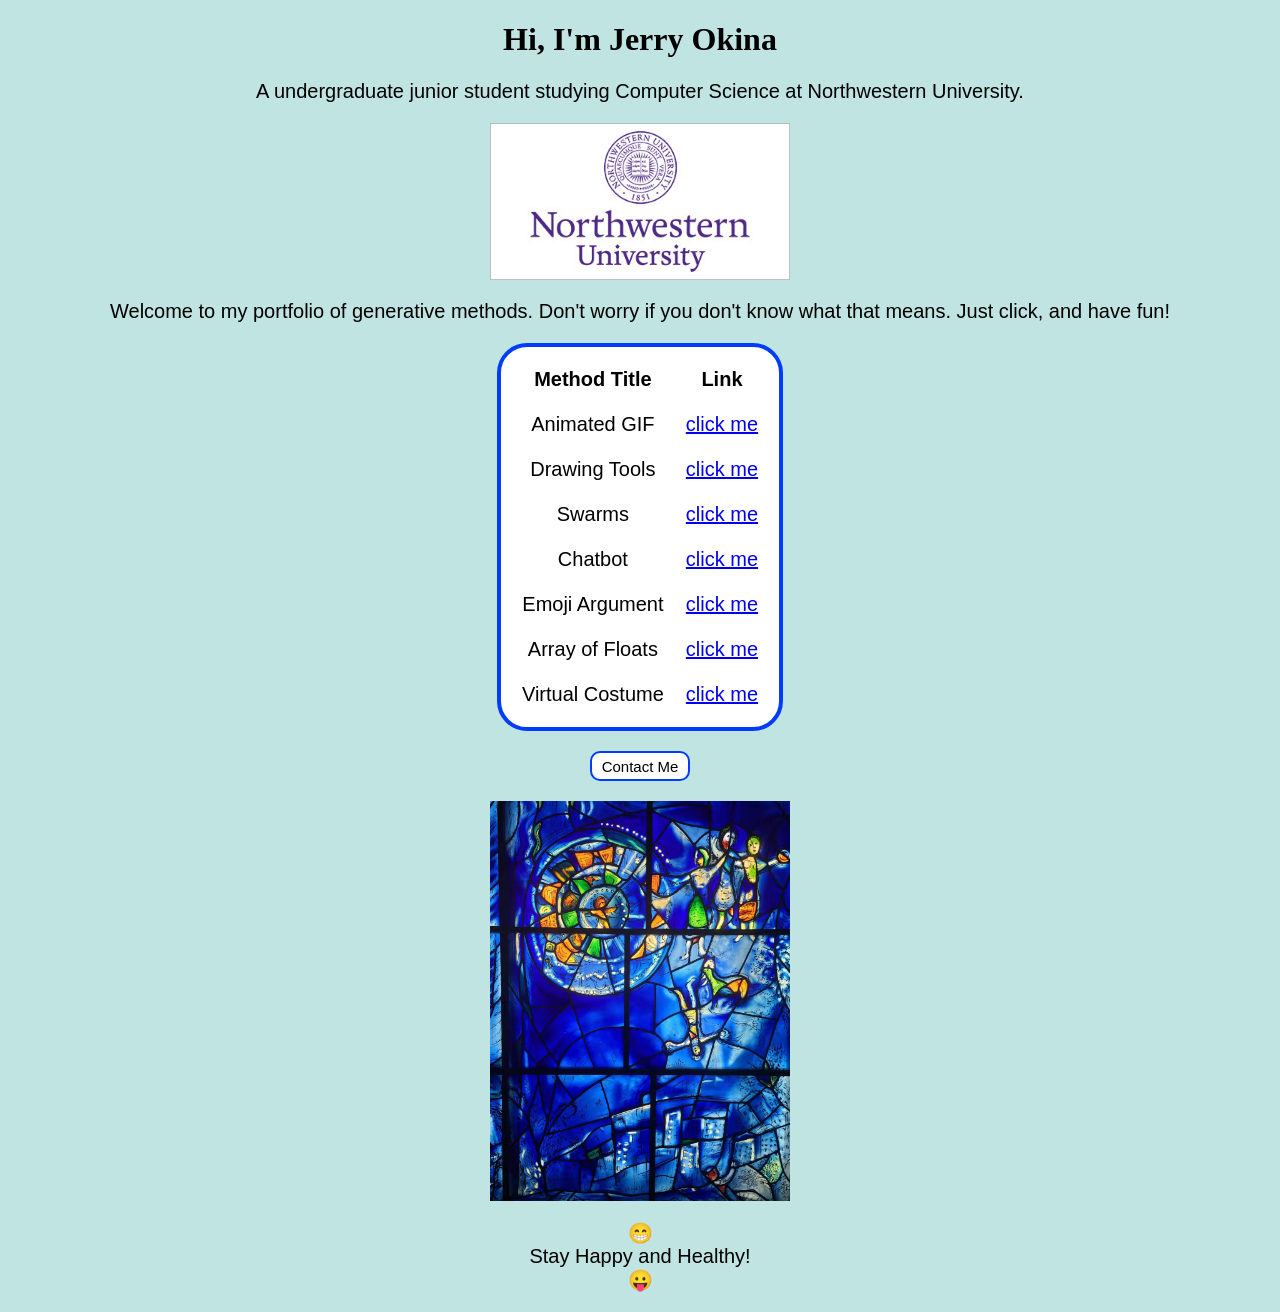
<file: index.html>
<!DOCTYPE html>
<html>
    <head>
        <meta charset="UTF-8">
        <link rel="stylesheet" href="style.css">
        <title>Exploring Computational Creativity</title>
    </head>

    <body>
        <h1>
            Hi, I'm Jerry Okina
        </h1>
        <p>
            A undergraduate junior student studying Computer Science at Northwestern University.
        </p>
        <img src="./imgs/NULogo.jpg" class="logo" alt="NULogo" />
        <p>
            Welcome to my portfolio of generative methods. Don't worry if you don't know what that means. Just click, and have fun!
        </p>

        <table class="assignment-table">
            <thead>
                <tr>
                    <th>
                        Method Title
                    </th>
                    <th>
                        Link
                    </th>
                </tr>
            </thead>
            <tbody>
                <tr>
                    <td>
                        Animated GIF
                    </td>
                    <td>
                        <!-- <a onClick="notAvailable()">click me</a> -->
                        <a href="./gifs/index.html">click me</a>
                    </td>
                </tr>
                <tr>
                    <td>
                        Drawing Tools
                    </td>
                    <td>
                        <!-- <a onClick="notAvailable()">click me</a> -->
                        <a href="./drawingtools/index.html">click me</a>
                    </td>
                </tr>
                <tr>
                    <td>
                        Swarms
                    </td>
                    <td>
                        <!-- <a onClick="notAvailable()">click me</a> -->
                        <a href="./swarms/index.html">click me</a>
                    </td>
                </tr>
                <tr>
                    <td>
                        Chatbot
                    </td>
                    <td>
                        <!-- <a onClick="notAvailable()">click me</a> -->
                        <a href="./chatbot/index.html">click me</a>
                    </td>
                </tr>
                <tr>
                    <td>
                        Emoji Argument
                    </td>
                    <td>
                        <!-- <a onClick="notAvailable()">click me</a> -->
                        <a href="./emojiargument/index.html">click me</a>
                    </td>
                </tr>
                <tr>
                    <td>
                        Array of Floats
                    </td>
                    <td>
                        <!-- <a onClick="notAvailable()">click me</a> -->
                        <a href="./arrayfloats/index.html">click me</a>
                    </td>
                </tr>
                <tr>
                    <td>
                        Virtual Costume
                    </td>
                    <td>
                        <!-- <a onClick="notAvailable()">click me</a> -->
                        <a href="./virtualcostume/index.html">click me</a>
                    </td>
                </tr>
            </tbody>
        </table>


        <!--onclick -->
        <button class="button" onClick="getContact()">Contact Me</button>

        <p id = "ShowContact" style='display: none;'>
            jjerryokina@gmail.com
        </p>

        <img src="./imgs/index1.jpg" class="photo" alt="photo1" title="Some nice art"/>

        <p>
           😁 <br /> Stay Happy and Healthy! <br /> 😛
        </p>

        <script src="index.js"></script>
    </body>

</html>
</file>
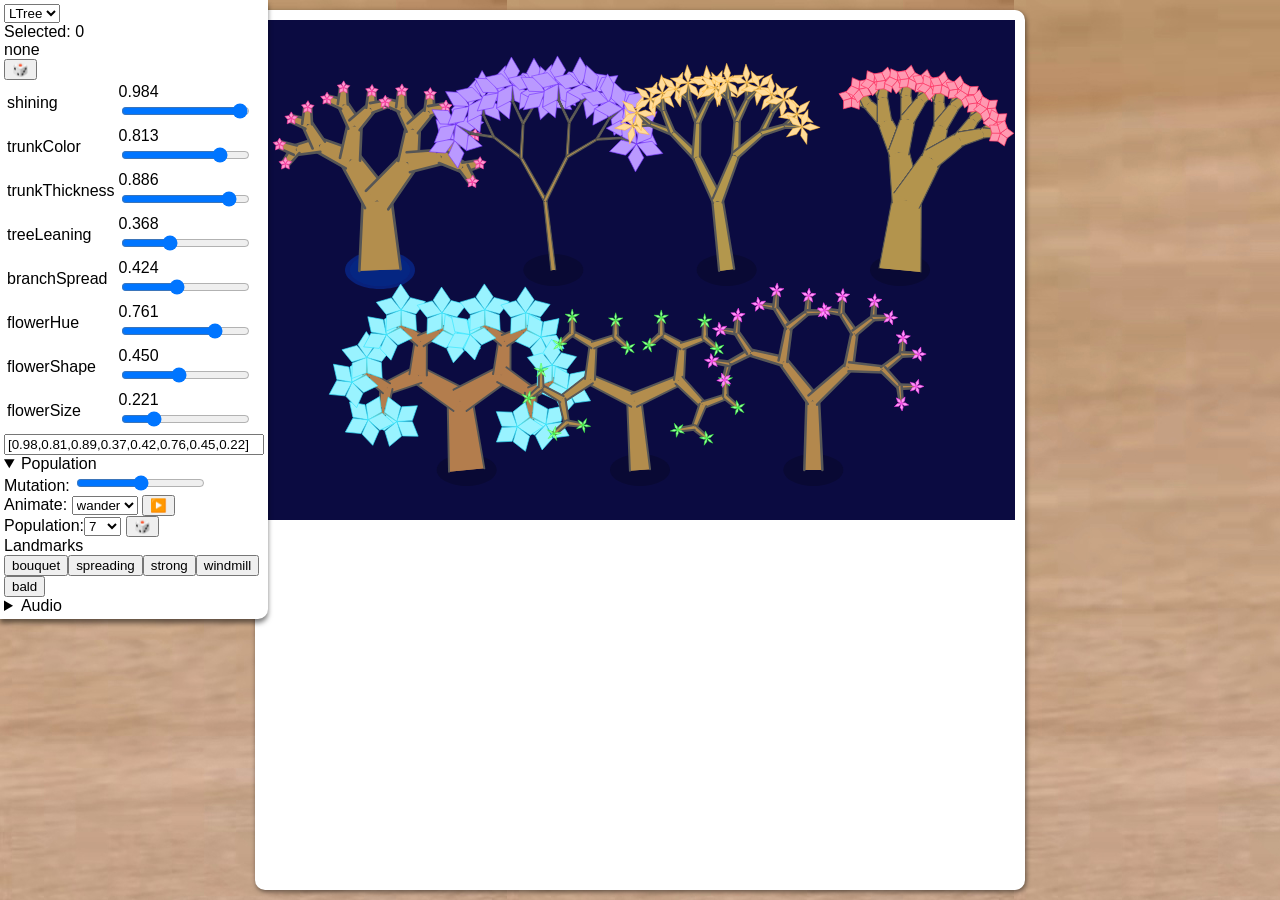
<file: arrayfloats/index.html>
<!DOCTYPE html>
<meta charset="utf-8">
<html>
	<head>

	<title>Jerry Okina - Slidertoy</title>

	<!-- Style the page -->
	<link rel="stylesheet" href="a7.css">

	<!-- Shared resources -->
	<script src="../shared/vue.js"></script>
	<script src="../shared/p5.min.js"></script>
	<script src="../shared/dancer.js"></script>

	<!-- Turn MP3s into a music visualize -->
	<script src="sound.js"></script>

	<!-- Vector library -->
	<script src="vector.js"></script>
	<script src="curve.js"></script>

	<!-- Arrays of Floats -->
	<script src="population.js"></script>
	<script src="aof.js"></script>

	<!-- Visualizations and controls for arrays of floats -->
	<script src="v-aof.js"></script>
	
	<!-- Classes for converting AoF to graphics -->
	<script src="types/type-face.js"></script>
	<script src="types/type-fish.js"></script>
	<script src="types/type-ltree.js"></script>
	<script src="types/type-rect.js"></script>
	
	<!-- Main app -->
	<script src="app.js"></script>


</head>
<body>

	

				
	<div id="main-column">
		<div id="app">

		</div>

	</div>

	<div id="control-panel">

	</div>



		

</body>
</html>
</file>
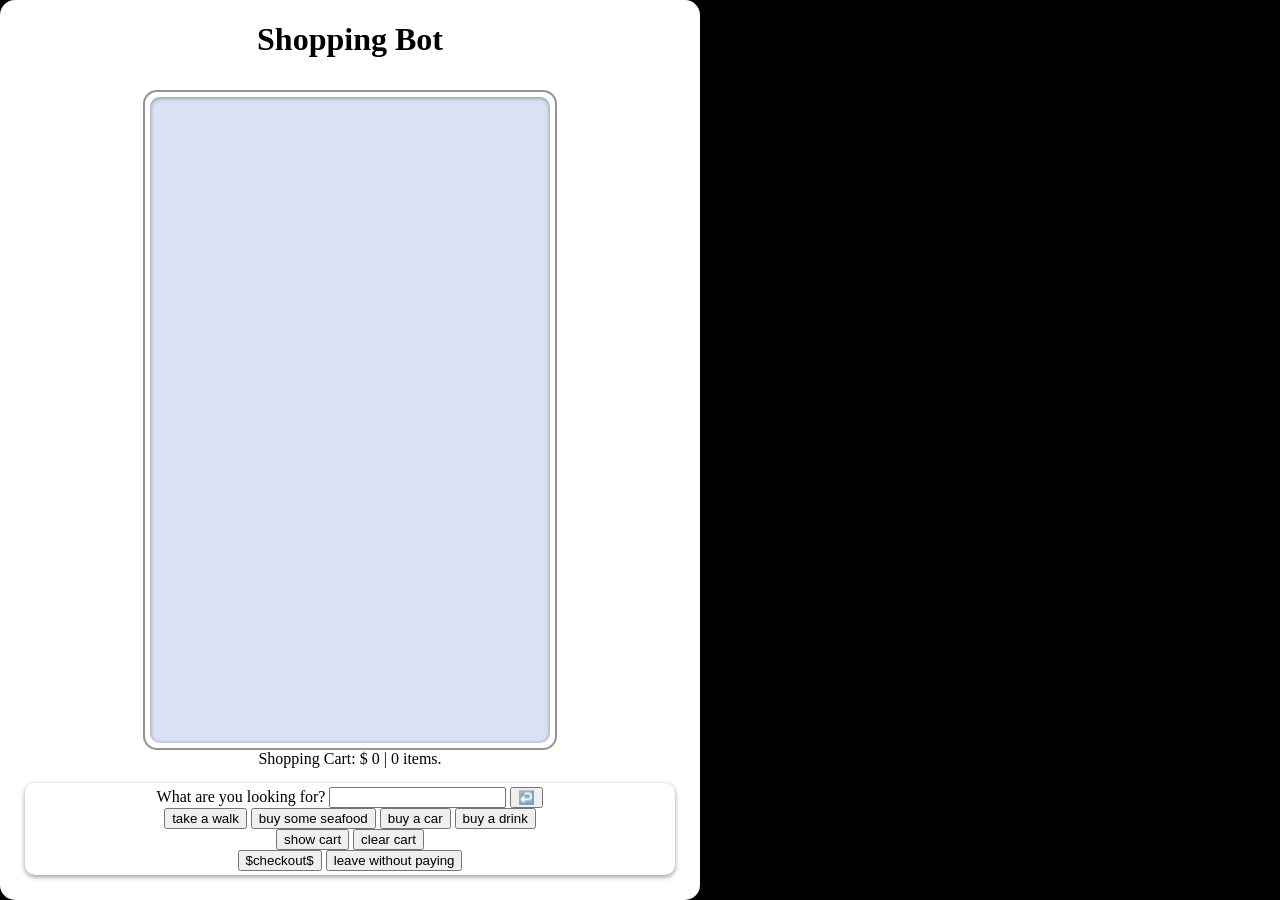
<file: chatbot/index.html>
<!DOCTYPE html>
<meta charset="utf-8">
<html>
	<head>

	<title>Jerry Okina - Chatbot</title>

	<!-- Style the chat -->
	<link rel="stylesheet" href="chat.css">

	<!-- Style the page -->
	<link rel="stylesheet" href="page.css">


	<script src="../shared/vue.js"></script>
	
	<!-- Tracery things -->
	<script src="../shared/test-grammars.js"></script>
	<script src="../shared/tracery-1.0.js"></script>
	<script src="../shared/tracery-1.0-mods-eng-basic.js"></script>

	
	<script src="v-chat.js"></script>

	<!-- add your bot code --> 
	<script src="bot.js"></script>
	<script src="grammar.js"></script>

	<!-- My app's code goes last, 
		because it needs to refer to things in the previous two JS files -->
	<script src="app.js"></script>


</head>
<body>

	<div id="main-column">
		<h1>Shopping Bot</h1>

				

		<div id="app">

		</div>

		
	</div>

</body>
</html>
</file>
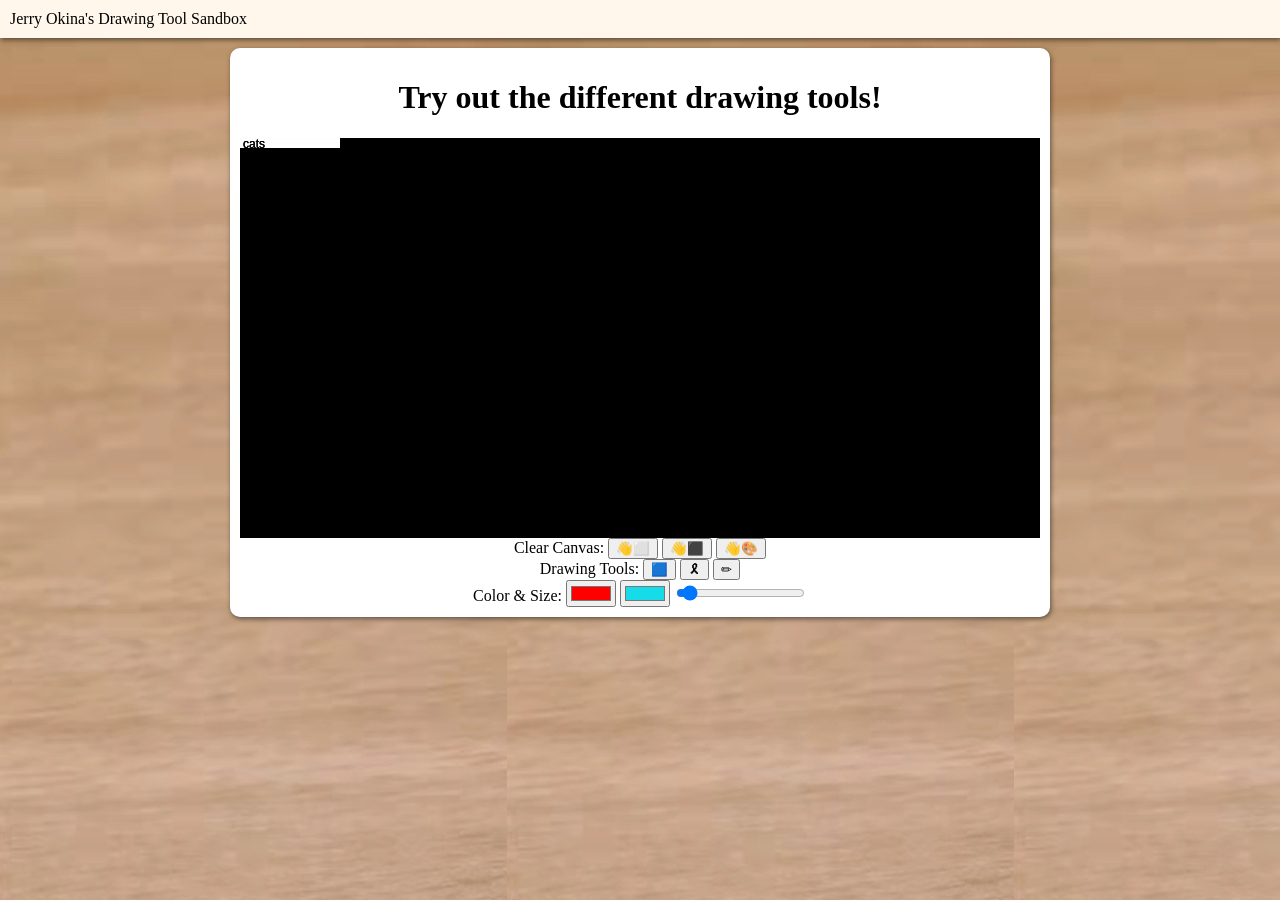
<file: drawingtools/index.html>
<!DOCTYPE html>
<meta charset="utf-8">
<html>
<head>

		<!-- <link rel="preconnect" href="https://fonts.gstatic.com">
		<link href="https://fonts.googleapis.com/css2?family=Gorditas&display=swap" rel="stylesheet">
	-->
	<title>Jerry Okina's Drawing Tool</title>
	

	<link rel="stylesheet" href="page.css">


	<link rel="preconnect" href="https://fonts.gstatic.com">
	<link rel="preconnect" href="https://fonts.gstatic.com" crossorigin>
	<link rel="preconnect" href="https://fonts.googleapis.com">
	<link rel="preconnect" href="https://fonts.gstatic.com" crossorigin>
	<link href="https://fonts.googleapis.com/css2?family=Baloo+2:wght@700&family=Comfortaa:wght@700&family=Nunito:wght@400;800&display=swap" rel="stylesheet">


	<!-- P5 Loaded from a CDN -->
	<!-- <script src="https://cdnjs.cloudflare.com/ajax/libs/p5.js/1.2.0/p5.min.js"></script> -->

	<!-- Or P5 loaded locally -->
	<script src="../shared/p5.min.js"></script>


	<script src="vector.js"></script>
	<script src="curve.js"></script>

	<!-- Implement all the tools -->
	<script src="tools.js"></script>

		<!-- My app's code goes last, 
			because it needs to refer to things in the previous two JS files -->
			<script src="app.js"></script>


		</head>
		<body>

			<header>
				<div class="title">Jerry Okina's Drawing Tool Sandbox</div>
				<div class="controls">
					
				</div>
			</header>


			<div id="main">
				<div id="main-column">
					<h1>Try out the different drawing tools!</h1>
					<div id="p5-holder">
						<!-- Processing gets installed here -->
					</div>

					<div>
						<div>
							Clear Canvas:
							<button onclick="tool.clearCanvas(tool.p)">👋⬜</button>
							<button onclick="tool.blackClearCanvas(tool.p)">👋⬛</button>
							<button onclick="tool.userClearCanvas(tool.p)">👋🎨</button>
						</div>
						<div>
							Drawing Tools:
							<button onclick="tool.mode='squares'">🟦</button>
							<button onclick="tool.mode='bezier'">🎗</button>
							<button onclick="tool.mode='pencil'">✏</button>

						</div>
						<div>
							Color & Size:
							<!-- <input type="color" id="color0" onchange="tool.color0 = hexToHSL(this.value)"> -->
							<input type="color" id="color0" onchange="tool.color0 = hexToHSL(this.value)">
							<input type="color" id="color1" onchange="tool.color1 = hexToHSL(this.value)">
							<input type="range" min="5" max="100" value="10" class="slider" onchange="tool.size = this.value*.1">
						</div>
					</div>
				</div>
			</div>


		</body>
		</html>
</file>
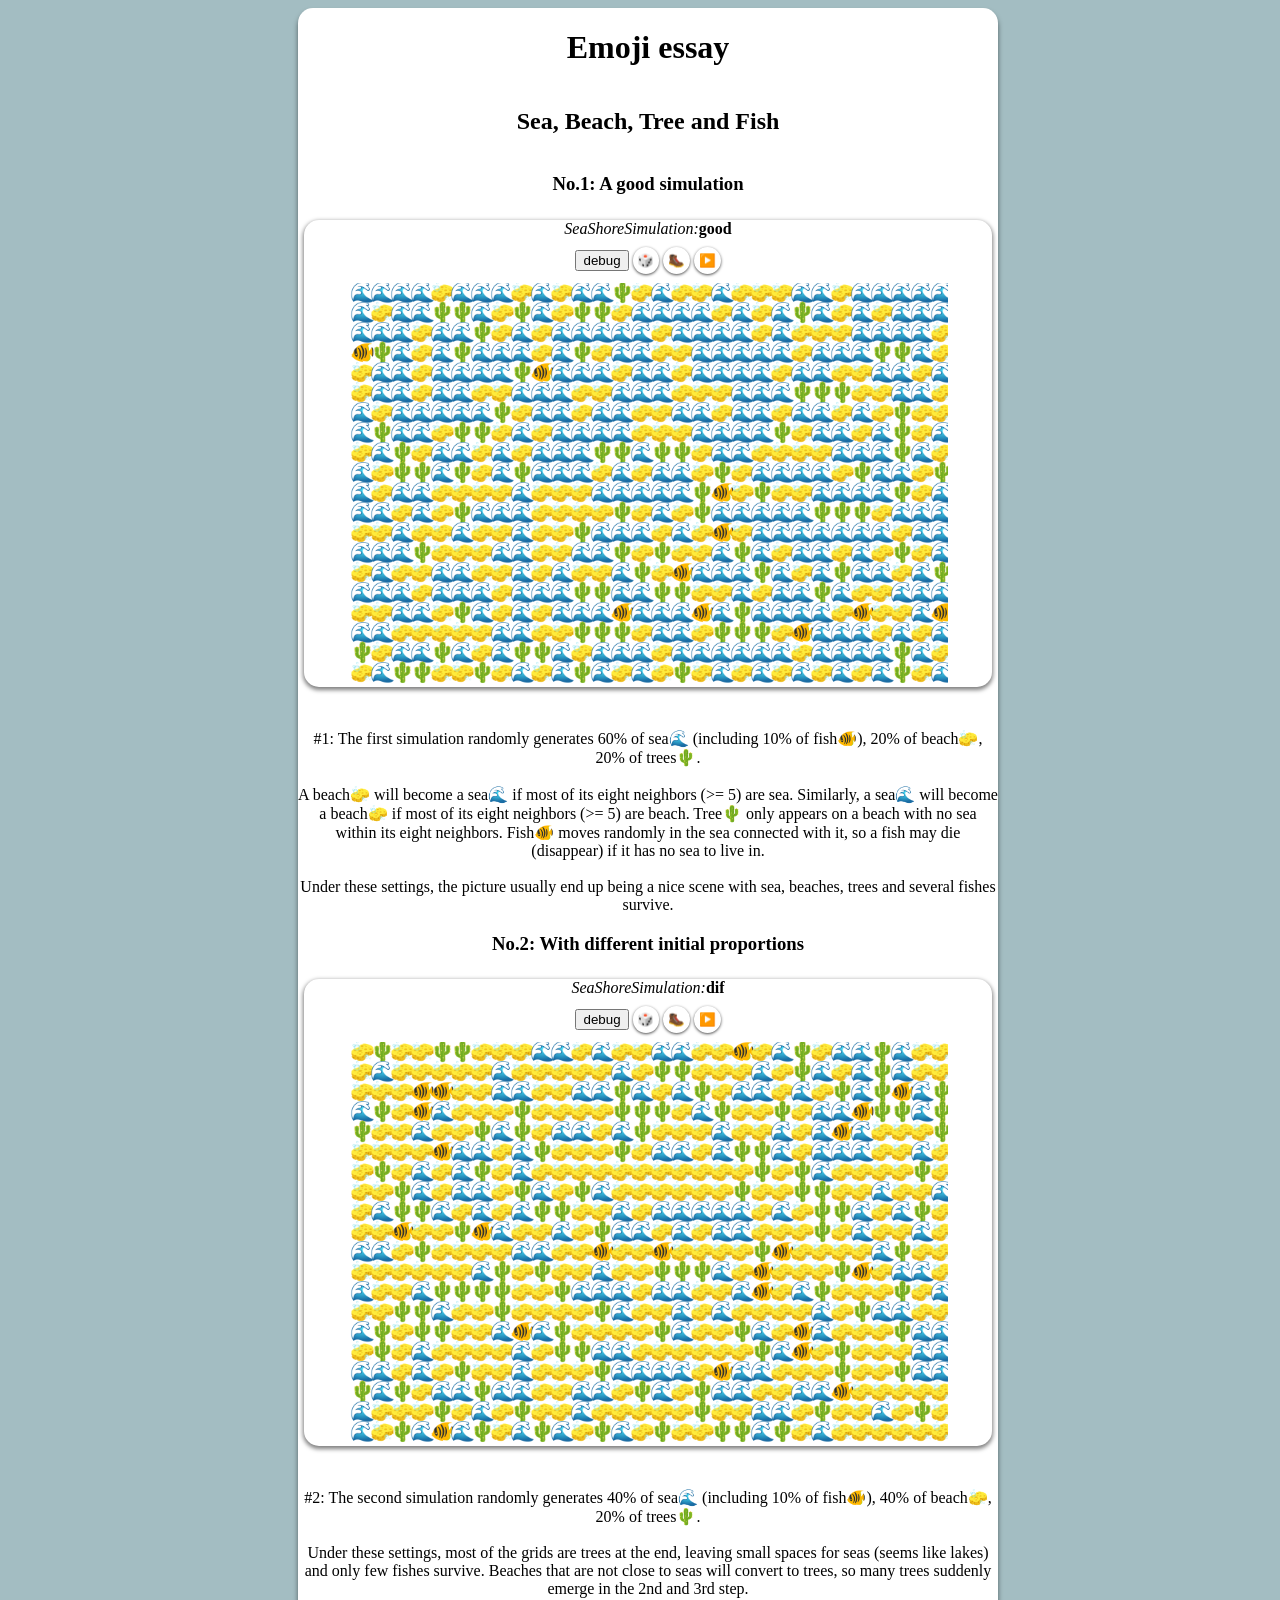
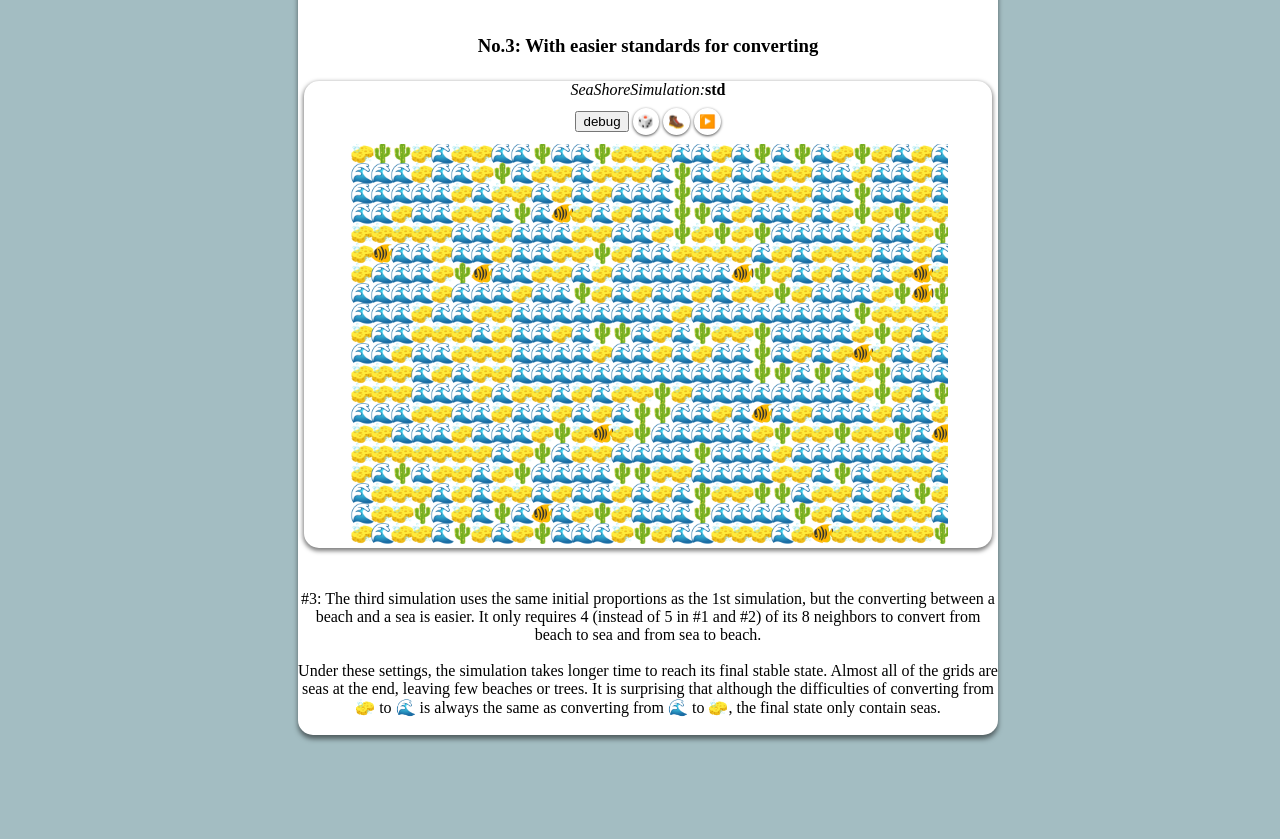
<file: emojiargument/index.html>
<!DOCTYPE html>
<meta charset="utf-8">
<html>
	<head>

	<title>Jerry Okina - Emoji essay</title>

	<!-- Style the page -->
	<link rel="stylesheet" href="page.css">


	<script src="../shared/vue.js"></script>
	<!-- <script src="../../../shared/simplex-noise.js"></script> -->


	<script src="../shared/p5.min.js"></script>



	<!-- My app's code goes last, 
		because it needs to refer to things in the previous JS files -->

	<script src="vector.js"></script>
	<script src="v-sim.js"></script>
	<script src="sim-seashore.js"></script>
	<script src="app.js"></script>


</head>
<body>

	<div id="main-column">
		<h1>Emoji essay</h1>

				

		<div id="app">

		</div>

		
	</div>

</body>
</html>
</file>
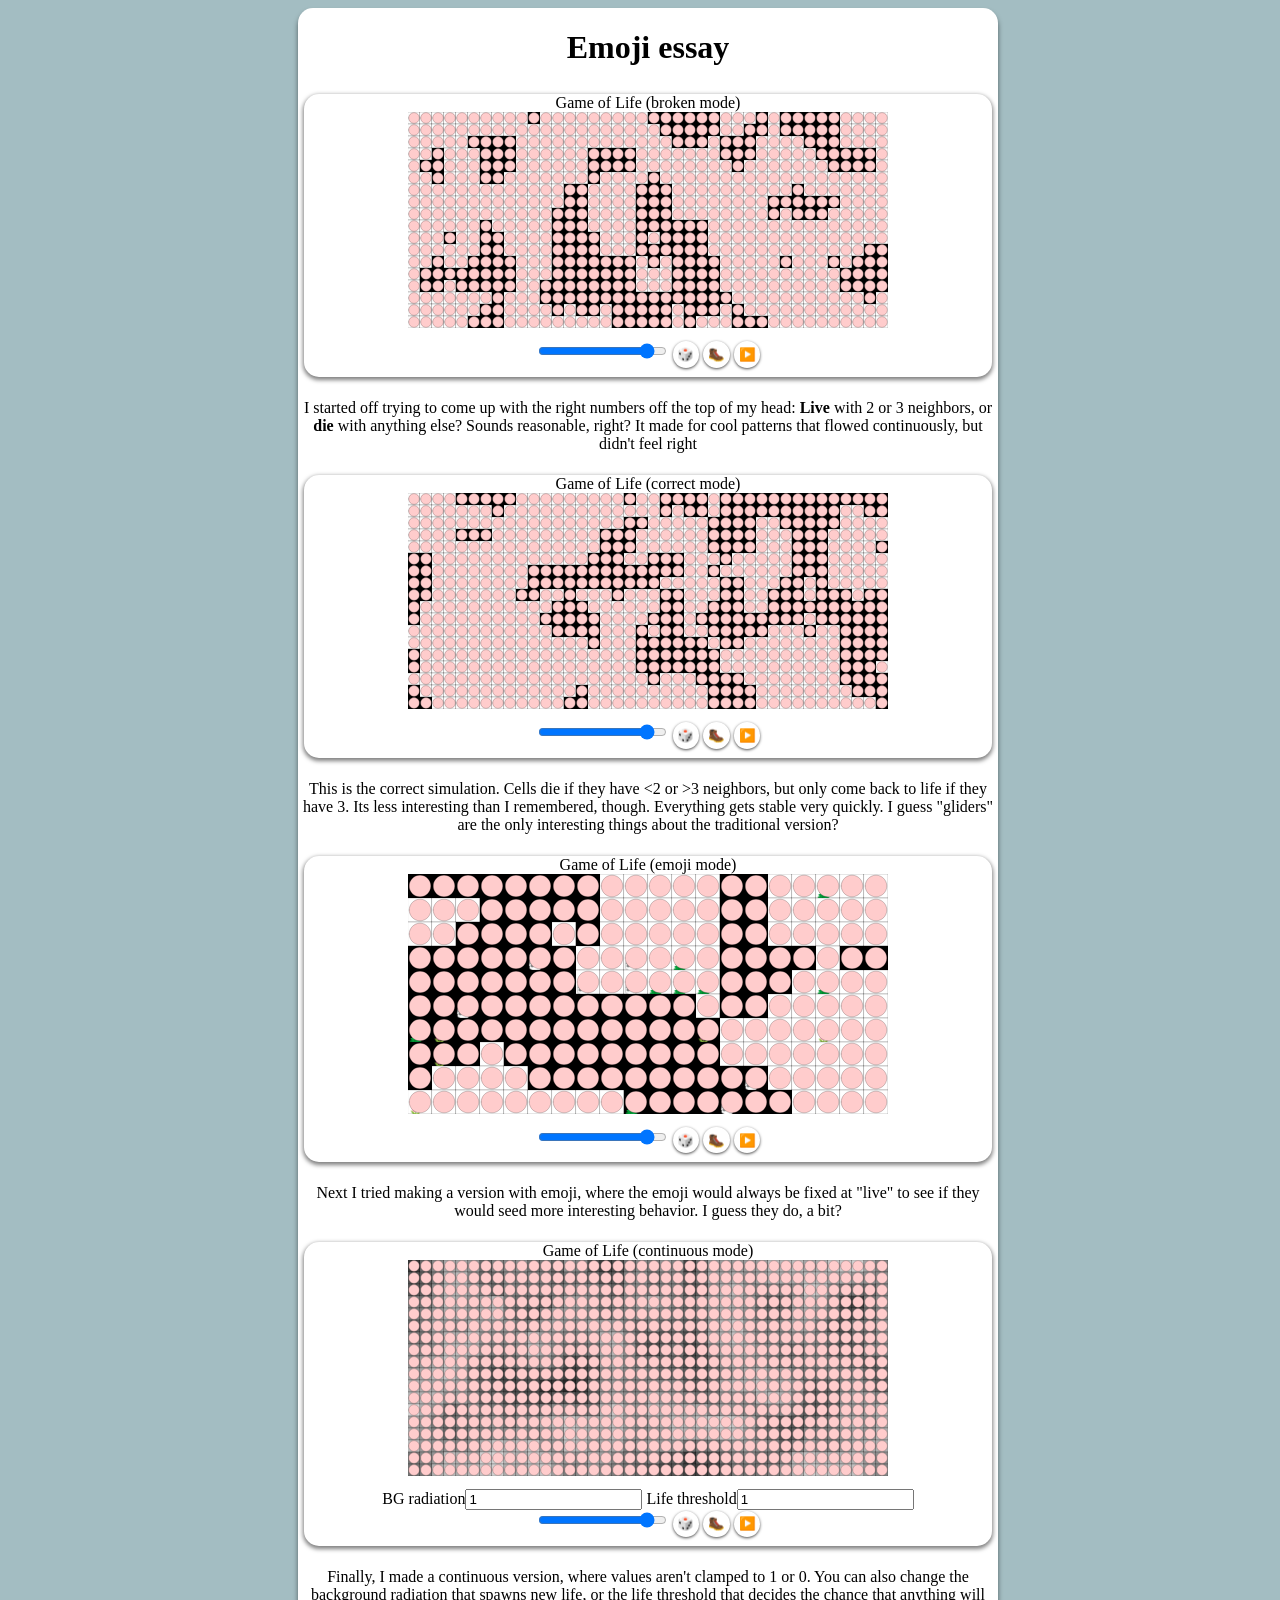
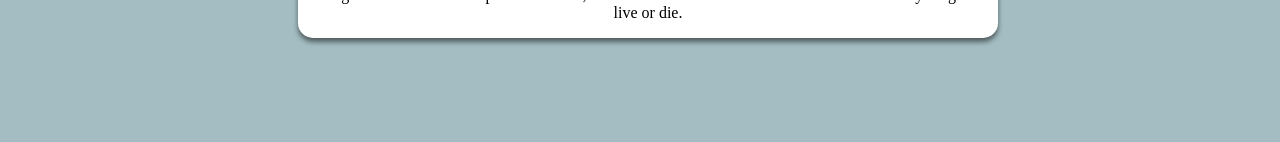
<file: emojiargument/previousVersion/index.html>
<!DOCTYPE html>
<meta charset="utf-8">
<html>
	<head>

	<title>Kate Compton - Emoji essay</title>

	<!-- Style the page -->
	<link rel="stylesheet" href="page.css">


	<script src="../../../shared/vue.js"></script>
	<!-- <script src="../../../shared/simplex-noise.js"></script> -->


	<script src="../../../shared/p5.min.js"></script>

	<!-- Vue grid components -->
	<script src="v-grid.js"></script>
	<!-- Grid class -->
	<script src="grid.js"></script>

	<!-- My app's code goes last, 
		because it needs to refer to things in the previous JS files -->

	<script src="v-sim.js"></script>
	<script src="sim.js"></script>
	<script src="app.js"></script>


</head>
<body>

	<div id="main-column">
		<h1>Emoji essay</h1>

				

		<div id="app">

		</div>

		
	</div>

</body>
</html>
</file>
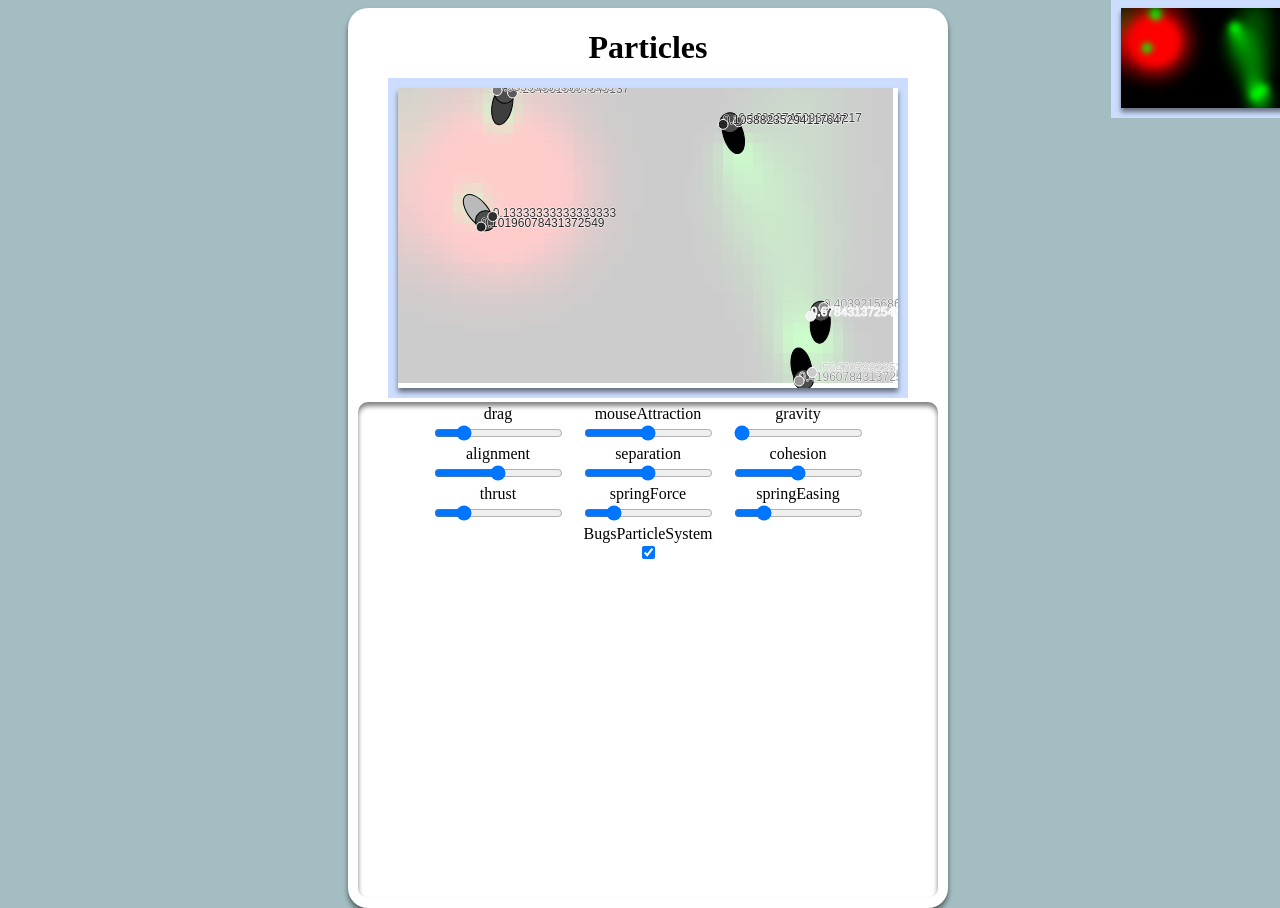
<file: swarms/old/index.html>
<!DOCTYPE html>
<meta charset="utf-8">
<html>
	<head>

		<!-- <link rel="preconnect" href="https://fonts.gstatic.com">
		<link href="https://fonts.googleapis.com/css2?family=Gorditas&display=swap" rel="stylesheet">
	-->
		<title>Kate Compton - Particles</title>
	

		<link rel="stylesheet" href="page.css">


		<!-- P5 Loaded from a CDN -->
		<!-- <script src="https://cdnjs.cloudflare.com/ajax/libs/p5.js/1.2.0/p5.min.js"></script> -->

		<!-- Or P5 loaded locally -->
		<script src="../../../shared/p5.min.js"></script>
		
		
		<script src="vector.js"></script>
		<script src="curve.js"></script>

		<!-- Create particle systems here -->
		<script src="particles-basic.js"></script>
		<script src="particles-bugs.js"></script>
		<script src="particles-boids.js"></script>
		<script src="particles-springs.js"></script>
	
		<!-- My app's code goes last, 
			because it needs to refer to things in the previous two JS files -->
		<script src="app.js"></script>


	</head>
	<body>

		<div id="main-column">
			<h1>Particles</h1>
			<div id="main">
				<!-- Processing gets installed here -->
			</div>

			<div class="controls">
				
				<div id="sliders">
					
				</div>
				<div id="toggles">
					
				</div>
			</div>
		</div>

		<div id="heatmap">
			
		</div>

	</body>
</html>
</file>
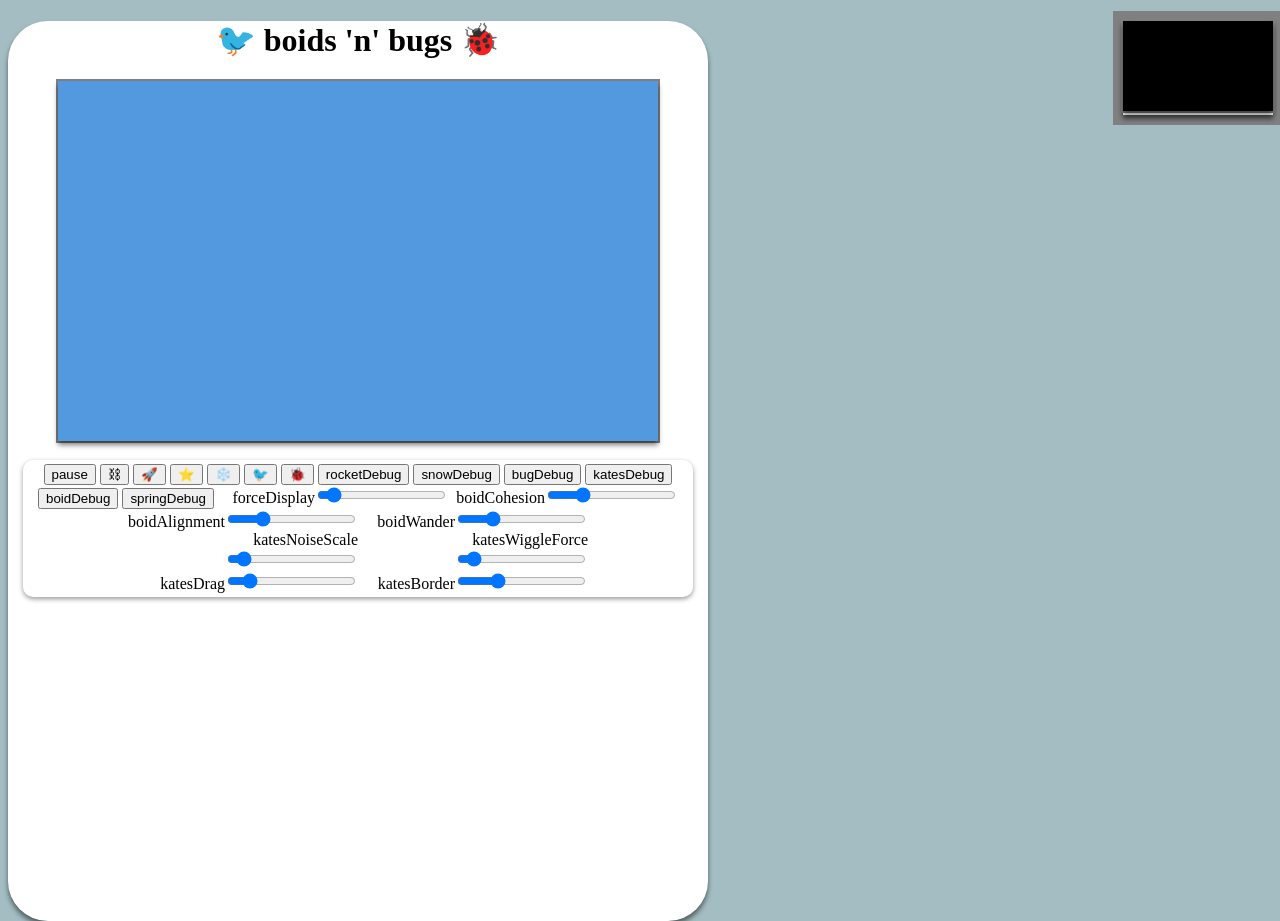
<file: swarms/old/previousVersion/index.html>
<!DOCTYPE html>
<meta charset="utf-8">
<html>
	<head>

		<!-- <link rel="preconnect" href="https://fonts.gstatic.com">
		<link href="https://fonts.googleapis.com/css2?family=Gorditas&display=swap" rel="stylesheet">
 -->
		<title>Kate Compton - Boids</title>
	

		<link rel="stylesheet" href="page.css">


	<!-- P5 Loaded from a CDN -->
	<!-- <script src="https://cdnjs.cloudflare.com/ajax/libs/p5.js/1.2.0/p5.min.js"></script> -->

	<!-- Or P5 loaded locally -->
	<script src="../../../../shared/p5.js"></script>
	
	
	<script src="vector.js"></script>

	<!-- add your particle code --> 
	<script src="boid.js"></script>
	<script src="boid-flock.js"></script>
	<script src="braitenberg.js"></script>
	<script src="lightmap.js"></script>
	<script src="katesParticle.js"></script>
	<script src="snow.js"></script>
	<script src="spring.js"></script>
	<script src="rocket.js"></script>

	<!-- My app's code goes last, 
		because it needs to refer to things in the previous two JS files -->
	<script src="app.js"></script>


</head>
<body>

	<div id="main-column">
		<h1>🐦 boids 'n' bugs 🐞</h1>

		

		<div id="main">

		</div>

		<div id="controls">
			<button onclick="paused=!paused">pause</button>
			<button onclick="drawMode='spring'">⛓</button>
			<button onclick="drawMode='rocket'">🚀</button>
			<button onclick="drawMode='kates'">⭐️</button>
			<button onclick="drawMode='snow'">❄️</button>
			<button onclick="drawMode='boid'">🐦</button>
			<button onclick="drawMode='bug'">🐞</button>
			<button onclick="FLAGS.drawRocketDebug=!FLAGS.drawRocketDebug">rocketDebug</button>
			<button onclick="FLAGS.drawSnowDebug=!FLAGS.drawSnowDebug">snowDebug</button>
			<button onclick="FLAGS.drawBugDebug=!FLAGS.drawBugDebug">bugDebug</button>
			<button onclick="FLAGS.drawKatesDebug=!FLAGS.drawKatesDebug">katesDebug</button>
			<button onclick="FLAGS.drawBoidDebug=!FLAGS.drawBoidDebug">boidDebug</button>
			<button onclick="FLAGS.drawSpringDebug=!FLAGS.drawSpringDebug">springDebug</button>
		</div>
	</div>

	<div id="lightmap">

	</div>

</body>
</html>
</file>
<file: style.css>
body {
    background-color: rgb(192, 228, 225);
}
  
h1 {
    font-family: Cambria, Cochin, Georgia, Times, 'Times New Roman', serif;
    color: rgb(0, 0, 0);
    text-align: center;
}
  
p {
    font-family:'Trebuchet MS', 'Lucida Sans Unicode', 'Lucida Grande', 'Lucida Sans', Arial, sans-serif;
    font-size: 20px;
    text-align: center;
}

.assignment-table{
    background-color: white;
    font-family:'Trebuchet MS', 'Lucida Sans Unicode', 'Lucida Grande', 'Lucida Sans', Arial, sans-serif;
    font-size: 20px;
    text-align: center;
    border:  4px solid rgb(0, 60, 255);
    border-spacing: 20px;
    border-radius: 30px;
	margin-left: auto;
	margin-right: auto;
}

.logo{
    width: 300px;
    display: table-cell;
    vertical-align: middle;
	margin: auto;
}

.button{
    background-color: white;
    display: block;
    margin-top: 20px;
    margin-bottom: 20px;
    margin-left: auto;
    margin-right: auto;
    font-family:'Trebuchet MS', 'Lucida Sans Unicode', 'Lucida Grande', 'Lucida Sans', Arial, sans-serif;
    font-size: 15px;
    border:  2px solid rgb(0, 60, 255);
    border-spacing: 10px;
    border-radius: 10px;
    width: 100px;
    height: 30px;
}
.photo{
    width: 300px;
    display: block;
	margin: auto;
}
</file>
<file: arrayfloats/a7.css>
#control-panel {
	background: white;
	width:  260px;
	position: absolute;
	top:  0px;
	left:  0px;
	padding:  4px;
	border-radius: 0px 0px 10px 0px;
	box-shadow: 0px 4px 5px rgba(0, 0, 0, .5);
}

/* Background pattern from Toptal Subtle Patterns */
html, body {
	width:  100%;
	height: 100%;
	margin: 0px;
	padding:  0px;
	font-family: 'Nunito', sans-serif;

	background-image: url("../imgs/background-1.jpg");
	background-repeat: repeat;
	display: flex;
	flex-direction: column;
}


h1, h2, h3, .title {
	font-family: 'Baloo 2', cursive;
	
	/*font-family: 'New Tegomin', serif;*/
}

header {
	padding:  10px;
	display: flex;
	flex-direction: row;
	justify-content: space-between;
	background-color: hsla(35, 100%, 96%, 1);
	box-shadow: 1px 2px 5px rgba(0, 0, 0, .5);
}

canvas {
	display: block;
}

.canvas-holder {
	margin:  4px;
	border:  3px solid white;
	box-shadow: 1px 1px 5px rgba(0, 0, 0, .3);
}

#main-column {
	height: 100%;
	max-width: 750px;
	min-width: 600px;
	padding:  10px;
margin: 10px auto;
box-shadow: 1px 2px 5px rgba(0, 0, 0, .5);


	background-color: white;
	border-radius: 10px;
	
	text-align: center;
}

.swatch {
	vertical-align: top;
	display: inline-block;
	max-width: 315px;
	text-align: center;
	border-top:  1px solid rgba(0,0, 0, .2);
}

#main {
	overflow: scroll;
	display: flex;
	flex-direction: column;
	flex: 1;
	
	
}


.mylinks {
	flex: 1;
	margin: 15px;
	border-radius: 10px;
	border: 1px dashed rgba(0, 0, 0, .4);
} 


.minigame {
	margin: 5px;
	width: 200px;
	border-radius: 10px;
	border: 1px solid hsla(150, 100%, 40%, 1);
	background-color: hsla(150, 100%, 90%, 1)
}

.log {
	overflow: hidden;
}

.log-statement {
	padding: 2px 3px;
	display: inline-block;
	margin: 4px;
	box-shadow: 0px 1px 2px black;
	background-color: hsla(150, 40%, 90%, 1);
}

.card { 
	display: inline-block;
	padding: 20px;
	box-shadow: 1px 2px 5px black;
	background-color: white;
	margin: 5px;
 }



div.polaroid {
	display: inline-block;
	padding: 20px;
	box-shadow: 1px 2px 5px rgba(0, 0, 0, .4);
	background-color: white;
	margin: 15px;
	border-radius: 10px;
}

.profile-pic img {
	border: 1px solid grey;
	width: 100px;
	transition: all 500ms cubic-bezier(0.305, 0.035, 0.450, 1.650); /* custom */


}
.profile-pic img:hover {
	width: 200px;
	border: 3px solid magenta;
}

.handwriting {
	font-family: 'Permanent Marker', cursive;
}
</file>
<file: chatbot/chat.css>
/* Styles for a basic chat app */

html,body {
	margin: 0px;
	width: 100%;
	height: 100%;
	position: relative;
	display: flex;
}



#app {
	padding: 10px;
	display: flex;
	flex-direction: row;
	flex: 1;
}

.chat-widget {
	overflow: hidden;
	margin: 0px auto;
	width: 400px;
	flex: 1;
	border-radius: 14px;
	padding: 5px;
	border: 2px solid hsla(0,0%, 30%, .6);
	display: flex;
	flex-direction: column;
}

.chat-widget>.messages {
	overflow: scroll;
	flex: 1;
	border-radius: 10px;
	box-shadow: inset 0px 1px 4px rgba(0, 0, 0, .4);
	background-color: hsla(220, 50%, 90%, 1);
}

.chat-row	 {
	align-items: flex-end;
	position: relative;
	display: flex;
	flex-direction: row-reverse;
}

.chat-owner	 {
	position: relative;
	bottom: -14px;
	margin: 3px;
	padding: 3px 6px;
	border-radius: 20px;
	vertical-align: bottom;
	background-color: hsla(120, 50%, 90%,1);
	width: 24px;
	height: 24px;
	box-shadow: 1px 2px 2px 1px rgba(0, 0, 0, .5);
}
.chat-message {
	display: inline-block;
	padding: 3px 6px;
	margin: 4px;
	border-radius: 20px 20px 0px 20px;
	border: 2px solid hsla(0,0%, 30%, .4);
	background: white;
	
}


.chat-row.self {
	flex-direction: row;
}
.chat-row.self .chat-message {
	border-radius: 20px 20px 20px 0px;
}

.chat-row.chat-msg-alert {
	color: hsla(0, 100%, 50%, 1);
	justify-content: space-around;
}

.chat-row.chat-msg-alert .chat-message {
	border: none;
	border-radius: 10px;
	background-color: hsla(0, 100%, 90%, 1);
	
}




.chat-widget>.controls {
	
	height: 40px;
}
</file>
<file: chatbot/page.css>
body,html {
	position: relative;
	width: 100%;
	height:100%;
}

body {
  background-color: rgb(0, 0, 0);
}

h1,h2,h3 {
	font-family: 'Gorditas', cursive;
}


#controls {
	margin: 15px;
	padding: 4px;
	box-shadow: 0px 2px 5px rgba(0, 0, 0, .4);
	border-radius: 10px;
}



canvas {
	width: 100%;
	height: 100%;
	/*border: 20px solid hsla(220, 100%, 90%, 1);*/
	box-shadow: 0px 4px 5px rgba(0, 0, 0, .5), 0px 0px 0px 2px hsla(220, 0%, 50%, 1);
	
}

#traces {
	background-color: hsla(180, 10%, 60%, 1);
	box-shadow: inset 0px 1px 1px rgba(0, 0, 0, .5);
	border-radius: 10px;
	position: relative;
	overflow: scroll;
}

.trace {
	padding: 2px 4px;
	border-radius: 10px;
	margin: 5px;
	background-color: white;
	box-shadow: 0px 1px 1px rgba(0, 0, 0, .5);

}


#app {
	overflow: hidden;
	display: flex;
	flex:1;
	flex-direction: column;
}

#main-column {
	border-radius: 15px;
	background-color: white;
	box-shadow: 0px 4px 5px rgba(0, 0, 0, .5);
	width: 700px;
	height: 100%;
	display: flex;
	flex-direction: column;
	position: relative;
	text-align: center;
	/*margin: 0px auto;*/
	

}
</file>
<file: drawingtools/page.css>
/* Background pattern from Toptal Subtle Patterns */
html, body {
	width:  100%;
	height: 100%;
	margin: 0px;
	padding:  0px;
	font-family:Cambria, Cochin, Georgia, Times, 'Times New Roman', serif;

	background-image: url("background-1.jpg");
	background-repeat: repeat;
	display: flex;
	flex-direction: column;
}


h1, h2, h3, .title {
	font-family: Cambria, Cochin, Georgia, Times, 'Times New Roman', serif;
	
	/*font-family: 'New Tegomin', serif;*/
}

header {
	padding:  10px;
	display: flex;
	flex-direction: row;
	justify-content: space-between;
	background-color: hsla(35, 100%, 96%, 1);
	box-shadow: 1px 2px 5px rgba(0, 0, 0, .5);
}

canvas {
	display: block;
}

.canvas-holder {
	margin:  4px;
	border:  3px solid white;
	box-shadow: 1px 1px 5px rgba(0, 0, 0, .3);
}

#main-column {
	padding:  10px;
margin: 10px auto;
box-shadow: 1px 2px 5px rgba(0, 0, 0, .5);


	background-color: white;
	border-radius: 10px;
	
	text-align: center;
}

.swatch {
	vertical-align: top;
	display: inline-block;
	max-width: 315px;
	text-align: center;
	border-top:  1px solid rgba(0,0, 0, .2);
}

#main {
	overflow: scroll;
	display: flex;
	flex-direction: column;
	flex: 1;
	
	
}


.mylinks {
	flex: 1;
	margin: 15px;
	border-radius: 10px;
	border: 1px dashed rgba(0, 0, 0, .4);
} 


.minigame {
	margin: 5px;
	width: 200px;
	border-radius: 10px;
	border: 1px solid hsla(150, 100%, 40%, 1);
	background-color: hsla(150, 100%, 90%, 1)
}

.log {
	overflow: hidden;
}

.log-statement {
	padding: 2px 3px;
	display: inline-block;
	margin: 4px;
	box-shadow: 0px 1px 2px black;
	background-color: hsla(150, 40%, 90%, 1);
}

.card { 
	display: inline-block;
	padding: 20px;
	box-shadow: 1px 2px 5px black;
	background-color: white;
	margin: 5px;
 }



div.polaroid {
	display: inline-block;
	padding: 20px;
	box-shadow: 1px 2px 5px rgba(0, 0, 0, .4);
	background-color: white;
	margin: 15px;
	border-radius: 10px;
}

.profile-pic img {
	border: 1px solid grey;
	width: 100px;
	transition: all 500ms cubic-bezier(0.305, 0.035, 0.450, 1.650); /* custom */


}
.profile-pic img:hover {
	width: 200px;
	border: 3px solid magenta;
}

.handwriting {
	font-family: Cambria, Cochin, Georgia, Times, 'Times New Roman', serif;
}

table, th, td {
	border: 1px solid black;
	border-collapse: collapse;
}
</file>
<file: emojiargument/page.css>
body,html {
	position: relative;
	width: 100%;
	height:100%;
}

body {
  background-color: hsla(190, 20%, 70%, 1);
}

h1,h2,h3 {
	font-family: 'Gorditas', sanserif;
}



#app {
	overflow: hidden;
	display: flex;
	flex:1;
	flex-direction: column;
	
}


#main-column {
	margin: 0px auto;
	border-radius: 15px;
	background-color: white;
	box-shadow: 0px 4px 5px rgba(0, 0, 0, .5);
	width: 700px;
	
	display: flex;
	flex-direction: column;
	position: relative;
	text-align: center;
}

.simulation {
	margin: 6px;
	border-radius: 15px;
	background-color: white;
	box-shadow: 0px 2px 4px 1px rgba(0, 0, 0, .5);

}

.emoji-button {
	text-align: center;
	width: 2em;
	height: 2em;
	border-width: 0px;
	border-radius: 10em;
	padding: 0px;
	background-color: white;
	box-shadow: 0px 1px 3px rgba(0, 0, 0, .7);
}
/* The button when pressed */
.emoji-button:active {
	box-shadow: inset 0px 1px 2px rgba(0, 0, 0, .5);
}

.emoji-button.toggled {
	background-color: grey;
}

.controls {

	margin: 5px;
	padding: 4px;
	
}


table {
	margin: 0px auto;
	table-layout: fixed;
	border-collapse: collapse;
    border-spacing: 0;
}

.cell {
	border: 1px solid hsla(0, 0%, 0%, .2);
	text-align: center;
	position: relative;
	overflow: hidden;
	background-color: green;
	padding: 0px;
	margin: 0px;
	width: 2em;
	height:  2em;

}

.cell-overlay {
	position: absolute;
	left: 0px;
	top: 0px;
	width: 100%;
	height: 100%;
}
</file>
<file: emojiargument/previousVersion/page.css>
body,html {
	position: relative;
	width: 100%;
	height:100%;
}

body {
  background-color: hsla(190, 20%, 70%, 1);
}

h1,h2,h3 {
	font-family: 'Gorditas', sanserif;
}



#app {
	overflow: hidden;
	display: flex;
	flex:1;
	flex-direction: column;
}


#main-column {
	margin: 0px auto;
	border-radius: 15px;
	background-color: white;
	box-shadow: 0px 4px 5px rgba(0, 0, 0, .5);
	width: 700px;
	
	display: flex;
	flex-direction: column;
	position: relative;
	text-align: center;
}

.simulation {
	margin: 6px;
	border-radius: 15px;
	background-color: white;
	box-shadow: 0px 2px 4px 1px rgba(0, 0, 0, .5);
}

.emoji-button {
	text-align: center;
	width: 2em;
	height: 2em;
	border-width: 0px;
	border-radius: 10em;
	padding: 0px;
	background-color: white;
	box-shadow: 0px 1px 3px rgba(0, 0, 0, .7);
}
/* The button when pressed */
.emoji-button:active {
	box-shadow: inset 0px 1px 2px rgba(0, 0, 0, .5);
}

.emoji-button.toggled {
	background-color: grey;
}

.controls {

	margin: 5px;
	padding: 4px;
	
}


table {
	margin: 0px auto;
	table-layout: fixed;
	border-collapse: collapse;
    border-spacing: 0;
}

.cell {
	border: 1px solid hsla(0, 0%, 0%, .2);
	text-align: center;
	position: relative;
	overflow: hidden;
	background-color: green;
	padding: 0px;
	margin: 0px;
	width: 2em;
	height:  2em;

}

.cell-overlay {
	position: absolute;
	left: 0px;
	top: 0px;
	width: 100%;
	height: 100%;
}
</file>
<file: swarms/old/page.css>
body,html {
	position: relative;
	width: 100%;
	height:100%;
}

body {
  background-color: hsla(190, 20%, 70%, 1);
}

h1,h2,h3 {
	font-family: 'Gorditas', cursive;
}


/* Set the size of the containers */
.drawing {
	box-sizing: border-box;
	margin: 10px;
	vertical-align: top;
	background-color: white;
	
	display: inline-block;
	
	box-shadow: 1px 2px 5px black;
	border-radius: 10px;
}

.drawing-label {
	font-family: monospace;
	font-weight: bold;
	margin: 10px;
	text-align: center;
}

/* Set the size of the containers */
.drawing-p5holder {
	box-sizing: border-box;
	margin: 10px;
}


canvas {
	
	/*border: 20px solid hsla(220, 100%, 90%, 1);*/
	box-shadow: 0px 4px 5px rgba(0, 0, 0, .5), 0px 0px 0px 10px hsla(220, 100%, 90%, 1);
	
}

#main-column {
	border-radius: 20px;
	background-color: white;
	box-shadow: 0px 4px 5px rgba(0, 0, 0, .5);
	width: 600px;
	height: 100%;
	display: flex;
	flex-direction: column;
	position: relative;
	text-align: center;
	margin: 0px auto;
}

#heatmap {
	
	position: absolute;
	top: 0px;
	right: 0px;
}

.controls {
	flex: 1;
	border-radius: 10px;
	box-shadow: inset 0px 4px 5px rgba(0, 0, 0, .5);
	padding: 3px;
	margin: 10px;
}

/*-------------------------*/
/* Slider */
.slider {
	width: 150px;
	display: inline-block;
}
</file>
<file: swarms/old/previousVersion/page.css>
body,html {
	position: relative;
	width: 100%;
	height:100%;
}

body {
  background-color: hsla(190, 20%, 70%, 1);
}

h1,h2,h3 {
	font-family: 'Gorditas', cursive;
}


#controls {
	margin: 15px;
	padding: 4px;
	box-shadow: 0px 2px 5px rgba(0, 0, 0, .4);
	border-radius: 10px;
}

/* Set the size of the containers */
.drawing {
	box-sizing: border-box;
	margin: 10px;
	vertical-align: top;
	background-color: white;
	
	display: inline-block;
	
	box-shadow: 1px 2px 5px black;
	border-radius: 10px;
}

.drawing-label {
	font-family: monospace;
	font-weight: bold;
	margin: 10px;
	text-align: center;
}

/* Set the size of the containers */
.drawing-p5holder {
	box-sizing: border-box;
	margin: 10px;
}

.slider {
	display: inline-block;
	width: 230px;
	text-align: right;
}

canvas {
	width: 100%;
	height: 100%;
	/*border: 20px solid hsla(220, 100%, 90%, 1);*/
	box-shadow: 0px 4px 5px rgba(0, 0, 0, .5), 0px 0px 0px 2px hsla(220, 0%, 50%, 1);
	
}

#lightmap {
	background-color: white;
	position: absolute;
	right: 15px;
	top: 0px;
	
	box-shadow: 0px 4px 5px rgba(0, 0, 0, .5), 0px 0px 0px 10px hsla(220, 0%, 50%, 1);
	
}


#main-column {
	border-radius: 40px;
	background-color: white;
	box-shadow: 0px 4px 5px rgba(0, 0, 0, .5);
	width: 700px;
	height: 100%;
	display: block;
	position: relative;
	text-align: center;
	/*margin: 0px auto;*/
	

}
</file>
